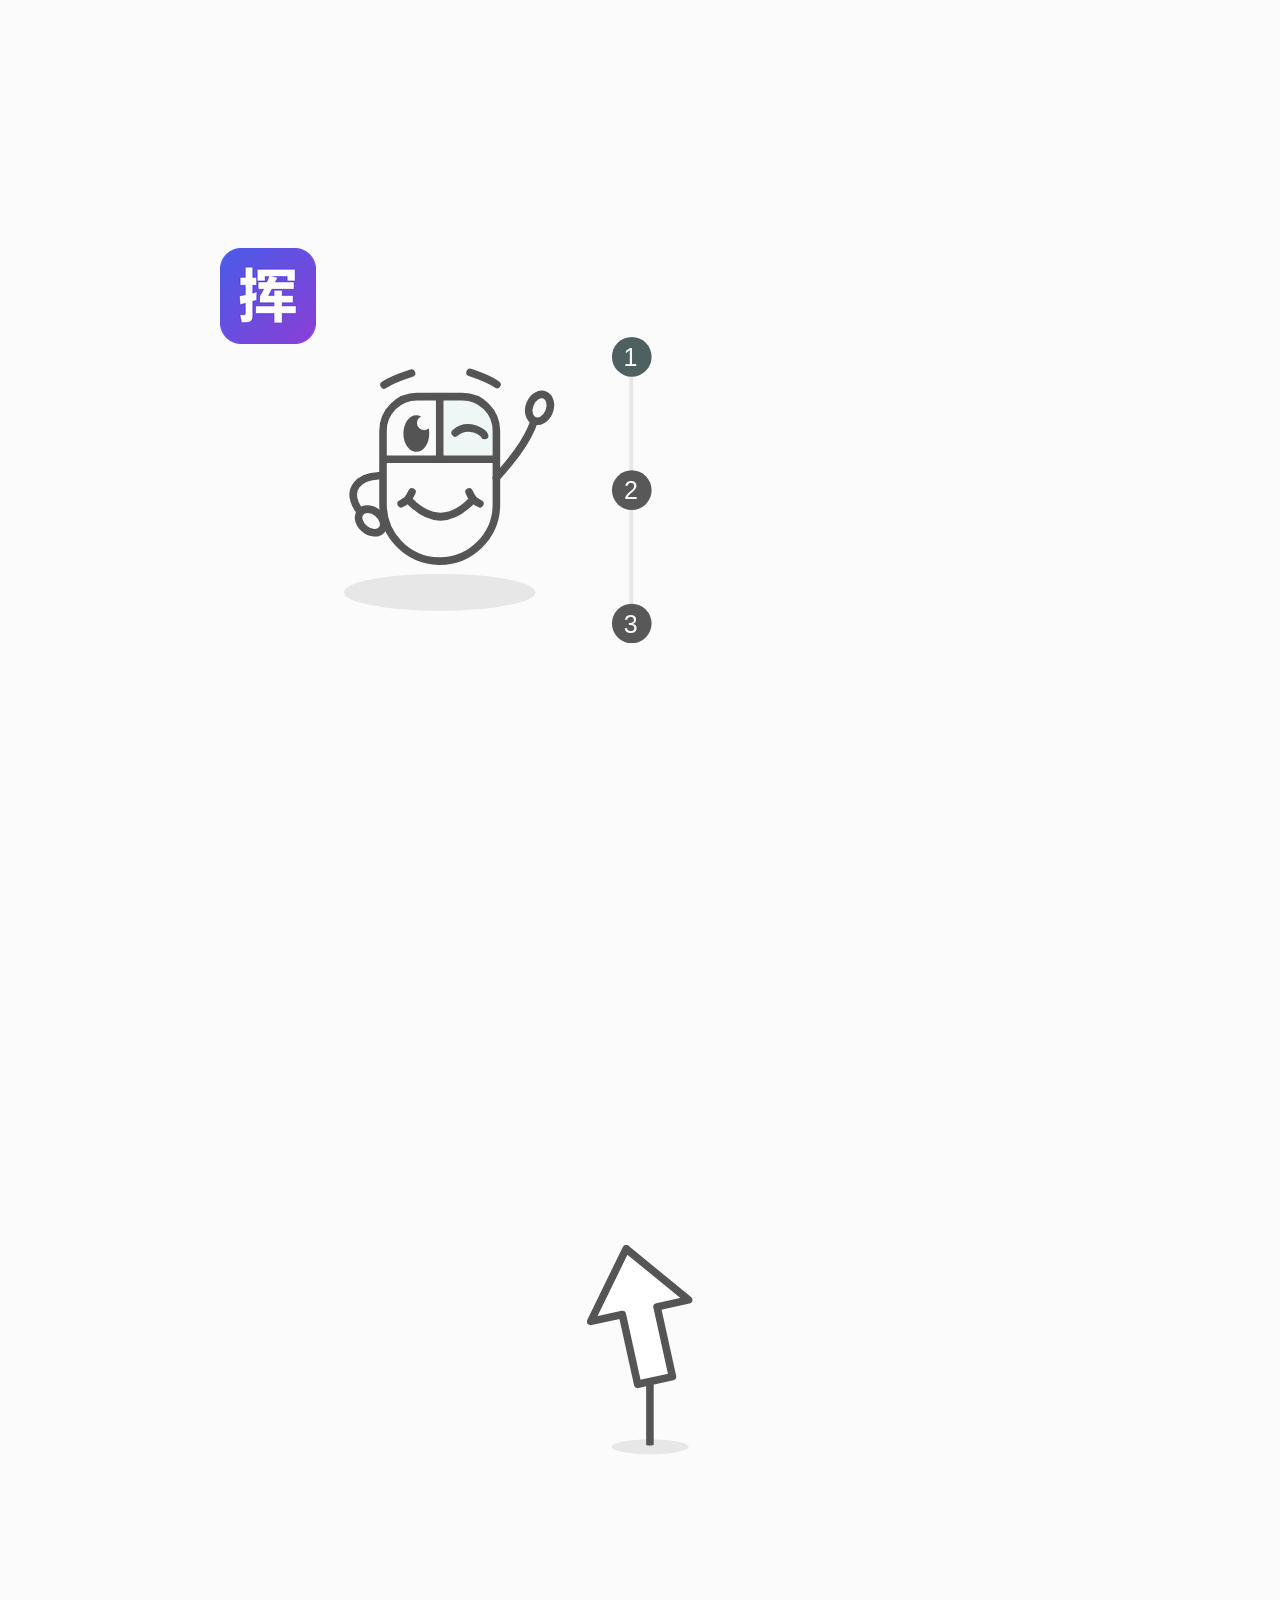
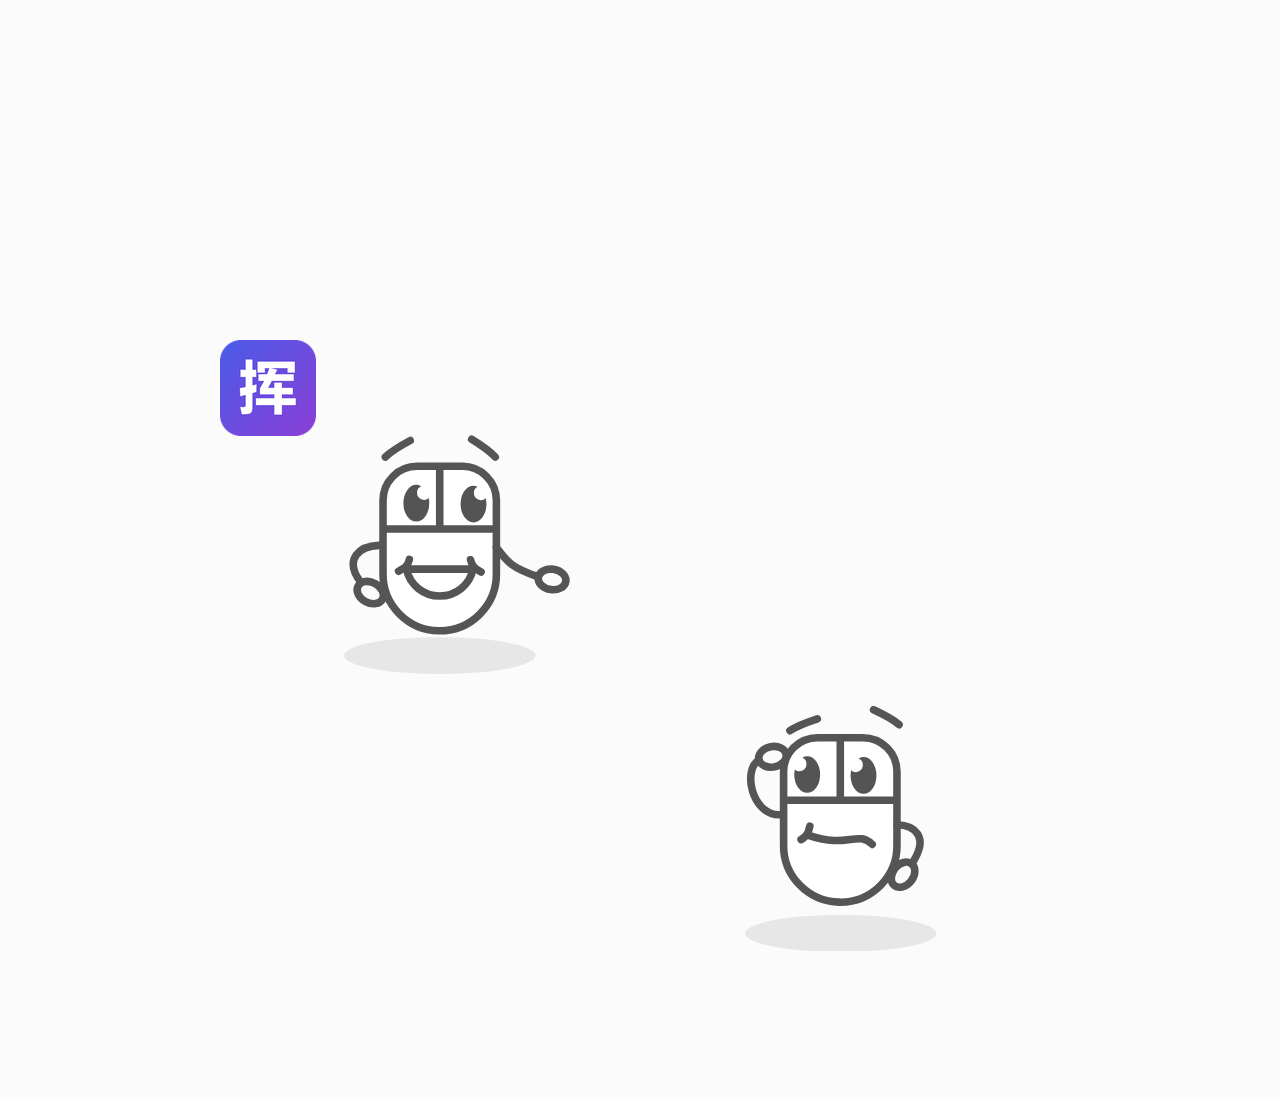
<file: views/installation/index.html>
<!DOCTYPE html>
<html>
<head>
  <meta charset="UTF-8">
  <!-- Installation page does not support a dark theme yet -->
  <meta name="color-scheme" content="only light">
  <title>挥动 - 欢迎</title>
  <link rel="icon" type="image/png" href="/resources/img/iconx32.png" sizes="16x16">
  <link rel="stylesheet" href="layout.css">
  <script src="main.mjs" type="module"></script>

  <script src="/core/content.mjs" type="module"></script>
  <link rel="stylesheet" href="/core/views/mouse-gesture-view/mouse-gesture-view.css">
</head>

<body>
  <div class="block-outer">
    <div class="block-inner">
      <div class="head">
        <img src="/resources/img/iconx96.png" id="logo">
        <p><em data-i18n="welcomePageUpperSectionReference"></em></p>
        <p><em class="headline" data-i18n="welcomePageUpperSectionHeadline"></em></p>
      </div>
      <div class="content">
        <div class="row">
          <svg width="81.386mm" height="81.054mm" version="1.1" viewBox="0 0 81.386 81.054" xmlns="http://www.w3.org/2000/svg">
            <defs>
              <animateTransform id="armWaveAnimation" href="#rightArm" attributeName="transform" attributeType="XML" type="rotate" values="-19, 40.324, 37.263; -11, 40.324, 37.263; -20, 40.324, 37.263; -10, 40.324, 37.263; -18, 40.324, 37.263;" dur="0.75s" begin="0s; armResetAnimation.end + 0" fill="freeze"/>

              <animate id="step01MarkAnimation" href="#stepCircle01" attributeName="fill" attributeType="CSS" to="#00aaa0" dur="0.3s" begin="armWaveAnimation.end + 0.5s" fill="freeze" calcMode="spline" keySplines="0.25 0.1 0.25 1" />
              <animate id="step02MarkAnimation" href="#stepCircle02" attributeName="fill" attributeType="CSS" to="#00aaa0" dur="0.3s" begin="step01MarkAnimation.end + 1.5s" fill="freeze" calcMode="spline" keySplines="0.25 0.1 0.25 1" />
              <animate id="step03MarkAnimation" href="#stepCircle03" attributeName="fill" attributeType="CSS" to="#00aaa0" dur="0.3s" begin="step02MarkAnimation.end + 1.5s" fill="freeze" calcMode="spline" keySplines="0.25 0.1 0.25 1" />

              <animate id="step01UnmarkAnimation" href="#stepCircle01" attributeName="fill" attributeType="CSS" to="#555" dur="0.3s" begin="step03MarkAnimation.end + 1.5s" fill="freeze" calcMode="spline" keySplines="0.25 0.1 0.25 1" />
              <animate id="step02UnmarkAnimation" href="#stepCircle02" attributeName="fill" attributeType="CSS" to="#555" dur="0.3s" begin="step03MarkAnimation.end + 1.5s" fill="freeze" calcMode="spline" keySplines="0.25 0.1 0.25 1" />
              <animate id="step03UnmarkAnimation" href="#stepCircle03" attributeName="fill" attributeType="CSS" to="#555" dur="0.3s" begin="step03MarkAnimation.end + 1.5s" fill="freeze" calcMode="spline" keySplines="0.25 0.1 0.25 1" />

              <animateTransform id="armStep2Animation" href="#rightArm" attributeName="transform" attributeType="XML" type="rotate" to="35, 40.324, 37.263" dur="0.5s" begin="step02MarkAnimation.begin" fill="freeze" calcMode="spline" keySplines="0.25 0.1 0.25 1" />
              <animateTransform id="armStep3Animation" href="#rightArm" attributeName="transform" attributeType="XML" type="rotate" to="80, 40.324, 37.263" dur="0.5s" begin="step03MarkAnimation.begin" fill="freeze" calcMode="spline" keySplines="0.25 0.1 0.25 1" />
              <animateTransform id="armStep1Animation" href="#rightArm" attributeName="transform" attributeType="XML" type="rotate" to="0, 40.324, 37.263" dur="0.5s" begin="step01MarkAnimation.begin" fill="freeze" calcMode="spline" keySplines="0.25 0.1 0.25 1" />

              <animateTransform id="mouseMoveDownAnimation" href="#mouse01" attributeName="transform" attributeType="XML" type="translate" by="0 8" dur="0.5s" begin="step02MarkAnimation.begin" fill="freeze" calcMode="spline" keySplines="0.25 0.1 0.25 1" />
              <animateTransform id="mouseMoveUpAnimation" href="#mouse01" attributeName="transform" attributeType="XML" type="translate" by="0 -8" to="0 0" dur="0.3s" begin="step01UnmarkAnimation.begin" fill="freeze" calcMode="spline" keySplines="0.25 0.1 0.25 1" />

              <animate id="showOpenEyeAnimation" href="#rightEyeOpen" attributeName="visibility" attributeType="CSS" to="visible" dur="0.1s" begin="step03MarkAnimation.begin" fill="freeze"/>
              <animate id="showCloseEyAnimation" href="#rightEyeClose" attributeName="visibility" attributeType="CSS" to="visible" dur="0.1s"  begin="step01MarkAnimation.begin" fill="freeze"/>
              <animate id="hideOpenEyeAnimation" href="#rightEyeOpen" attributeName="visibility" attributeType="CSS" to="hidden" dur="0.1s" begin="showCloseEyAnimation.begin" fill="freeze"/>
              <animate id="hideCloseEyeAnimation" href="#rightEyeClose" attributeName="visibility" attributeType="CSS" to="hidden" dur="0.1s"  begin="showOpenEyeAnimation.begin" fill="freeze"/>

              <animate id="mouseButtonPressAnimation" href="#rightMouseButton" attributeName="opacity" attributeType="CSS" values="0; 1" keyTimes="0; 1" dur="0.5s" begin="step01MarkAnimation.begin" fill="freeze" calcMode="spline" keySplines="0.25 0.1 0.25 1" />
              <animate id="mouseButtonReleaseAnimation" href="#rightMouseButton" attributeName="opacity" attributeType="CSS" values="1; 0" keyTimes="0; 1" dur="0.5s" begin="step03MarkAnimation.begin" fill="freeze" calcMode="spline" keySplines="0.25 0.1 0.25 1" />

              <animateTransform id="armResetAnimation" href="#rightArm" attributeName="transform" attributeType="XML" type="rotate" to="-19, 40.324, 37.263" dur="0.3s" begin="mouseMoveUpAnimation.begin" fill="freeze"/>
            </defs>
            <g>
              <circle id="stepCircle03" cx="76.14" cy="75.808" r="5.246" style="fill:#585858;paint-order:normal"/>
              <text x="74.041855" y="78.223625" style="fill:#fbfbfb;font-family:sans-serif;font-size:6.6357px;letter-spacing:0px;line-height:1.25;stroke-width:.26458;word-spacing:0px" xml:space="preserve"><tspan x="74.041855" y="78.223625" style="fill:#fbfbfb;stroke-width:.26458">3</tspan></text>
              <circle id="stepCircle01" cx="76.14" cy="5.246" r="5.246" style="fill:#585858;paint-order:normal"/>
              <text x="73.970566" y="7.6647258" style="fill:#fbfbfb;font-family:sans-serif;font-size:6.6357px;letter-spacing:0px;line-height:1.25;stroke-width:.26458;word-spacing:0px" xml:space="preserve"><tspan x="73.970566" y="7.6647258" style="fill:#fbfbfb;stroke-width:.26458">1</tspan></text>
              <circle id="stepCircle02" cx="76.14" cy="40.527" r="5.246" style="fill:#585858;paint-order:normal"/>
              <text x="74.118011" y="42.989552" style="fill:#fbfbfb;font-family:sans-serif;font-size:6.6357px;letter-spacing:0px;line-height:1.25;stroke-width:.26458;word-spacing:0px" xml:space="preserve"><tspan x="74.118011" y="42.989552" style="fill:#fbfbfb;stroke-width:.26458">2</tspan></text>
              <path d="m76.008 10.492v24.789" style="fill:none;stroke-opacity:.12549;stroke-width:1;stroke:#585858"/>
              <path d="m76.008 45.773v24.789" style="fill:none;stroke-opacity:.12549;stroke-width:1;stroke:#585858"/>
            </g>
            <ellipse cx="25.324" cy="67.557" rx="25.324" ry="4.8777" style="fill-opacity:.12549;fill:#585858;paint-order:normal"/>
            <g id="mouse01">
              <path d="m33.339 9.3744c4.9921 1.6884 7.1301 3.1886 7.1301 3.1886" style="fill:none;stroke-linecap:round;stroke-linejoin:bevel;stroke-width:2;stroke:#555"/>
              <path d="m17.874 9.5554c-5.0903 1.6486-7.2717 3.129-7.2717 3.129" style="fill:none;stroke-linecap:round;stroke-linejoin:bevel;stroke-width:2;stroke:#555"/>
              <path d="m9.2166 36.686c-4.8686 0.1345-9.4261 3.5139-4.8776 9.6506" style="fill:none;stroke-linecap:round;stroke-linejoin:bevel;stroke-width:2;stroke:#555"/>
              <path d="m19.344 15.779c-4.9973 0-9.0202 4.0229-9.0202 9.0202v19.281a15.001 15.001 0 0 0 14.773 15.213 15.001 15.001 0 0 0 15.226-15.213v-19.281c0-4.9973-4.0229-9.0202-9.0201-9.0202z" style="color-rendering:auto;color:#000000;dominant-baseline:auto;fill:#fbfbfb;font-feature-settings:normal;font-variant-alternates:normal;font-variant-caps:normal;font-variant-ligatures:normal;font-variant-numeric:normal;font-variant-position:normal;image-rendering:auto;isolation:auto;mix-blend-mode:normal;shape-padding:0;shape-rendering:auto;solid-color:#000000;stroke-linecap:round;stroke-width:2;stroke:#555;text-decoration-color:#000000;text-decoration-line:none;text-decoration-style:solid;text-indent:0;text-orientation:mixed;text-transform:none;white-space:normal"/>
              <path d="m10.324 32.337h30" style="fill:none;stroke-width:2;stroke:#555"/>
              <g id="rightArm" transform="rotate(0, 40.324, 37.263)">
                <path d="m40.324 37.263c4.443-2.785 10.378-6.4742 13.979-11.575" style="fill:none;stroke-linecap:round;stroke-linejoin:bevel;stroke-width:2;stroke:#555"/>
                <path d="m58.722 24.54a2.7134 3.6725 38.981 0 1-4.4196 1.148 2.7134 3.6725 38.981 0 1 0.201-4.5618 2.7134 3.6725 38.981 0 1 4.4194-1.148 2.7134 3.6725 38.981 0 1-0.2009 4.5618z" style="fill:none;paint-order:normal;stroke-linecap:round;stroke-linejoin:bevel;stroke-width:2.0074;stroke:#555"/>
              </g>
              <path d="m17.551 43.577001 c5.3292 5.28256 10.6522 5.26156 15.969201 0" style="fill:none;stroke-linecap:round;stroke-linejoin:bevel;stroke-width:2;stroke:#555"/>
              <path d="m19.136 20.676a3.4184 4.8483 0 0 0-3.4184 4.8483 3.4184 4.8483 0 0 0 3.4184 4.8483 3.4184 4.8483 0 0 0 3.4184-4.8483 3.4184 4.8483 0 0 0-0.138-1.3523 1.8608 1.9081 0 0 1-1.2423 0.4904 1.8608 1.9081 0 0 1-1.8608-1.9079 1.8608 1.9081 0 0 1 1.0862-1.7327 3.4184 4.8483 0 0 0-1.2635-0.3458z" style="fill:#545454;paint-order:normal"/>
              <path id="rightMouseButton" d="m26.324 16.779v14.558h13v-6.5371c0-4.4606-3.559-8.0212-8.0196-8.0212z" style="opacity: 0; fill-rule:evenodd;fill:#00aaa0"/>
              <path id="rightEyeOpen" d="m34.268 20.911a3.4184 4.8483 0 0 0-3.4184 4.8488 3.4184 4.8483 0 0 0 3.4184 4.8483 3.4184 4.8483 0 0 0 3.4184-4.8483 3.4184 4.8483 0 0 0-0.18397-1.556 1.8608 1.9081 0 0 1-1.2919 0.53692 1.8608 1.9081 0 0 1-1.8609-1.9084 1.8608 1.9081 0 0 1 0.97513-1.6774 3.4184 4.8483 0 0 0-1.0568-0.24391z" style="fill:#545454;paint-order:normal"/>
              <path d="m33.093 41.007c0.9964 2.0071 1.1324 2.1628 2.8671 3.122" style="fill:none;stroke-linecap:round;stroke-linejoin:bevel;stroke-width:2;stroke:#545454"/>
              <path d="m17.979 41.007c-0.9964 2.0071-1.1324 2.1628-2.8671 3.122" style="fill:none;stroke-linecap:round;stroke-linejoin:bevel;stroke-width:2;stroke:#545454"/>
              <path id="rightEyeClose" visibility="hidden" d="m29.424 25.367c3.4545-3.0061 7.666 0.011 7.7795 0.6962" style="fill:none;stroke-linecap:round;stroke-linejoin:bevel;stroke-width:2;stroke:#555"/>
              <path d="m8.8996 46.575a3.6725 2.7134 39.437 0 1 1.1127 4.4285 3.6725 2.7134 39.437 0 1-4.56-0.23725 3.6725 2.7134 39.437 0 1-1.1127-4.4285 3.6725 2.7134 39.437 0 1 4.56 0.23725z" style="fill:none;paint-order:normal;stroke-linecap:round;stroke-linejoin:bevel;stroke-width:2.0074;stroke:#555"/>
              <path d="m25.324 15.779v16.559" style="fill:none;stroke-width:2;stroke:#555"/>
            </g>
          </svg>
          <ol id="steps">
            <li data-i18n="welcomePageUpperSectionTutorialStep01"></li>
            <li data-i18n="welcomePageUpperSectionTutorialStep02"></li>
            <li data-i18n="welcomePageUpperSectionTutorialStep03"></li>
          </ol>
        </div>
      </div>
    </div>
  </div>
</div>

<div class="block-outer">
  <div class="block-inner">
    <svg class="center" width="27.897mm" height="55.356mm" version="1.1" viewBox="0 0 27.897 55.356" xmlns="http://www.w3.org/2000/svg">
      <g transform="translate(-46.528 -86.004)">
       <path d="m62.183 121.95v16.885h5.3e-4a1 0.18991 0 0 0 0.99994 0.1891 1 0.18991 0 0 0 0.99994-0.1897 1 0.18991 0 0 0-5.3e-4 0v-16.882z" style="color-rendering:auto;color:#000000;dominant-baseline:auto;fill:#555;font-feature-settings:normal;font-variant-alternates:normal;font-variant-caps:normal;font-variant-ligatures:normal;font-variant-numeric:normal;font-variant-position:normal;image-rendering:auto;isolation:auto;mix-blend-mode:normal;shape-padding:0;shape-rendering:auto;solid-color:#000000;text-decoration-color:#000000;text-decoration-line:none;text-decoration-style:solid;text-indent:0;text-orientation:mixed;text-transform:none;white-space:normal"/>
       <ellipse cx="63.237" cy="139.39" rx="10.214" ry="1.9673" style="fill-opacity:.12549;fill:#585858;paint-order:normal"/>
       <path d="m56.876 87.004-9.3488 19.217 8.35-1.8363 4.0637 18.478 9.1971-2.0226-4.0637-18.478 8.35-1.8363z" style="fill-rule:evenodd;fill:#fff;stroke-linejoin:round;stroke-width:2;stroke:#555"/>
      </g>
     </svg>
  </div>
</div>

<div class="block-outer">
  <div class="block-inner">
      <div class="head">
        <img src="/resources/img/iconx96.png" id="logo">
        <p><em data-i18n="welcomePageLowerSectionReference"></em></p>
        <p><em class="headline" data-i18n="welcomePageLowerSectionHeadline"></em></p>
      </div>
      <div class="content">
        <div class="row">
          <svg width="59.714mm" height="64.825mm" version="1.1" viewBox="0 0 59.714 64.825" xmlns="http://www.w3.org/2000/svg">
            <defs>
              <animateTransform href="#mouse02" attributeName="transform" attributeType="XML" type="translate" values="0 0; 0 2; 0 0" dur="3s" fill="freeze" repeatCount="indefinite"/>
            </defs>
            <ellipse cx="25.324" cy="59.947" rx="25.324" ry="4.8777" style="fill-opacity:.12549;fill:#585858;paint-order:normal"/>
            <g id="mouse02">
              <path d="m33.787 1.0075c4.4875 2.763 6.2355 4.7037 6.2355 4.7037" style="fill:none;stroke-linecap:round;stroke-linejoin:bevel;stroke-width:2;stroke:#555"/>
              <path d="m17.539 1.3268c-4.7178 2.524-6.6025 4.3674-6.6025 4.3674" style="fill:none;stroke-linecap:round;stroke-linejoin:bevel;stroke-width:2;stroke:#555"/>
              <path d="m9.2166 29.077c-4.8686 0.1345-9.4261 3.5139-4.8776 9.6506" style="fill:none;stroke-linecap:round;stroke-linejoin:bevel;stroke-width:2;stroke:#555"/>
              <path d="m19.344 8.1691c-4.9973 0-9.0201 4.0228-9.0201 9.0201v19.281a15.001 15.001 0 0 0 14.773 15.213 15.001 15.001 0 0 0 15.226-15.213v-19.281c0-4.9973-4.0229-9.0201-9.0201-9.0201z" style="color-rendering:auto;color:#000000;dominant-baseline:auto;fill:#fff;font-feature-settings:normal;font-variant-alternates:normal;font-variant-caps:normal;font-variant-ligatures:normal;font-variant-numeric:normal;font-variant-position:normal;image-rendering:auto;isolation:auto;mix-blend-mode:normal;shape-padding:0;shape-rendering:auto;solid-color:#000000;stroke-linecap:round;stroke-width:2;stroke:#555;text-decoration-color:#000000;text-decoration-line:none;text-decoration-style:solid;text-indent:0;text-orientation:mixed;text-transform:none;white-space:normal"/>
              <path d="m25.324 8.1691v16.559" style="fill:none;stroke-width:2;stroke:#555"/>
              <path d="m34.268 13.302a3.4184 4.8483 0 0 0-3.4184 4.8488 3.4184 4.8483 0 0 0 3.4184 4.8483 3.4184 4.8483 0 0 0 3.4184-4.8483 3.4184 4.8483 0 0 0-0.18397-1.556 1.8608 1.9081 0 0 1-1.2919 0.53692 1.8608 1.9081 0 0 1-1.8609-1.9084 1.8608 1.9081 0 0 1 0.97514-1.6774 3.4184 4.8483 0 0 0-1.0568-0.24391z" style="fill:#545454;paint-order:normal"/>
              <path d="m19.136 13.067a3.4184 4.8483 0 0 0-3.4184 4.8483 3.4184 4.8483 0 0 0 3.4184 4.8483 3.4184 4.8483 0 0 0 3.4184-4.8483 3.4184 4.8483 0 0 0-0.13798-1.3524 1.8608 1.9081 0 0 1-1.2423 0.49041 1.8608 1.9081 0 0 1-1.8609-1.9079 1.8608 1.9081 0 0 1 1.0862-1.7327 3.4184 4.8483 0 0 0-1.2635-0.34572z" style="fill:#545454;paint-order:normal"/>
              <path d="m16.51 35.358a9.0122 8.9297 0 0 0 8.8176 7.1298 9.0122 8.9297 0 0 0 8.8258-7.1298z" style="fill:none;paint-order:normal;stroke-linejoin:round;stroke-width:2;stroke:#555"/>
              <path d="m33.465 32.88s0.42887 1.7811 1.614 2.5071l1.1852 0.726" style="fill:none;stroke-linecap:round;stroke-linejoin:bevel;stroke-width:2;stroke:#545454"/>
              <path d="m17.3 32.788s-0.43929 1.7198-1.6532 2.4209l-1.2139 0.7011" style="fill:none;stroke-linecap:round;stroke-linejoin:bevel;stroke-width:2;stroke:#545454"/>
              <path d="m10.324 24.728h30" style="fill:none;stroke-width:2;stroke:#555"/>
              <path d="m40.324 29.654c2.7084 3.5211 3.6675 5.2464 11.093 7.7479" style="fill:none;stroke-linecap:round;stroke-linejoin:bevel;stroke-width:2;stroke:#555"/>
              <path d="m54.68 40.784a3.6725 2.7134 7.9222 0 1-3.2635-3.1937 3.6725 2.7134 7.9222 0 1 4.0115-2.1813 3.6725 2.7134 7.9222 0 1 3.2635 3.1936 3.6725 2.7134 7.9222 0 1-4.0115 2.1814z" style="fill:none;paint-order:normal;stroke-linecap:round;stroke-linejoin:bevel;stroke-width:2.0074;stroke:#555"/>
              <path d="m5.6936 43.969a3.6725 2.7134 27.984 0 1-1.9699-4.1194 3.6725 2.7134 27.984 0 1 4.5164-0.67286 3.6725 2.7134 27.984 0 1 1.9699 4.1193 3.6725 2.7134 27.984 0 1-4.5164 0.67296z" style="fill:none;paint-order:normal;stroke-linecap:round;stroke-linejoin:bevel;stroke-width:2.0074;stroke:#555"/>
            </g>
          </svg>
          <div class="center-vertically">
            <p class="text" data-i18n="welcomePageLowerSectionGetStartedText"></p>
            <a class="link" href="/views/options/index.html" data-i18n="welcomePageLowerSectionGetStartedLink"></a>
          </div>
        </div>

        <div class="row">
          <div class="center-vertically">
            <p class="text" data-i18n="welcomePageLowerSectionLearnMoreText"></p>
            <a class="link" href="https://github.com/Robbendebiene/Gesturefy/wiki" data-i18n="welcomePageLowerSectionLearnMoreLink"></a>
          </div>
          <svg width="50.648mm" height="65.044mm" version="1.1" viewBox="0 0 50.648 65.044" xmlns="http://www.w3.org/2000/svg">
            <defs>
              <animateTransform href="#rightHand03" attributeName="transform" attributeType="XML" type="rotate" values="-5, 3.6754999, 14.309; 5, 3.6754999, 14.309;  -5, 3.6754999, 14.309;" dur="1s" fill="freeze" repeatCount="indefinite" />
            </defs>
            <ellipse cx="25.324" cy="60.166" rx="25.324" ry="4.8777" style="fill-opacity:.12549;fill:#585858;paint-order:normal"/>
            <g id="mouse03">
              <path d="m19.231 8.3864c-4.9973 0-9.0201 4.0229-9.0201 9.0201v19.281a15.001 15.001 0 0 0 14.773 15.213 15.001 15.001 0 0 0 15.226-15.213v-19.281c0-4.9973-4.0229-9.0201-9.0201-9.0201z" style="color-rendering:auto;color:#000000;dominant-baseline:auto;fill:#fff;font-feature-settings:normal;font-variant-alternates:normal;font-variant-caps:normal;font-variant-ligatures:normal;font-variant-numeric:normal;font-variant-position:normal;image-rendering:auto;isolation:auto;mix-blend-mode:normal;shape-padding:0;shape-rendering:auto;solid-color:#000000;stroke-linecap:round;stroke-width:2;stroke:#555;text-decoration-color:#000000;text-decoration-line:none;text-decoration-style:solid;text-indent:0;text-orientation:mixed;text-transform:none;white-space:normal"/>
              <path d="m10.211 24.945h30" style="fill:none;stroke-width:2;stroke:#555"/>
              <path d="m25.211 8.3864v16.559" style="fill:none;stroke-width:2;stroke:#555"/>
              <path d="m34.017 1.006c4.7834 2.2115 6.7492 3.9313 6.7492 3.9313" style="fill:none;stroke-linecap:round;stroke-linejoin:bevel;stroke-width:2;stroke:#555"/>
              <path d="m19.151 3.3842c-5.0869 1.6588-7.2653 3.1437-7.2653 3.1437" style="fill:none;stroke-linecap:round;stroke-linejoin:bevel;stroke-width:2;stroke:#555"/>
              <path d="m33.663 36.63c-3.8418-3.8139-6.5874 1.1227-16.62-2.3218" style="fill:none;stroke-linecap:round;stroke-linejoin:bevel;stroke-width:2;stroke:#555"/>
              <path d="m16.457 13.284a3.4184 4.8483 0 0 0-1.264 0.34572 1.8608 1.9081 0 0 1 1.0868 1.7327 1.8608 1.9081 0 0 1-1.8609 1.9079 1.8608 1.9081 0 0 1-1.2423-0.48989 3.4184 4.8483 0 0 0-0.13798 1.3519 3.4184 4.8483 0 0 0 3.4184 4.8483 3.4184 4.8483 0 0 0 3.4184-4.8483 3.4184 4.8483 0 0 0-3.4184-4.8483z" style="fill:#545454;paint-order:normal"/>
              <path d="m31.361 13.519a3.4184 4.8483 0 0 0-1.264 0.34572 1.8608 1.9081 0 0 1 1.0868 1.7327 1.8608 1.9081 0 0 1-1.8609 1.9084 1.8608 1.9081 0 0 1-1.2423-0.49041 3.4184 4.8483 0 0 0-0.13798 1.3524 3.4184 4.8483 0 0 0 3.4184 4.8483 3.4184 4.8483 0 0 0 3.4184-4.8483 3.4184 4.8483 0 0 0-3.4184-4.8488z" style="fill:#545454;paint-order:normal"/>
              <path d="m8.9719 28.783c-7.2491-0.19618-9.6303-11.85-5.2964-14.474" style="fill:none;stroke-linecap:round;stroke-linejoin:bevel;stroke-width:2;stroke:#555"/>
              <path d="m40.246 31.408c4.2335 0.13455 8.8938 2.8458 3.8637 10.352" style="fill:none;stroke-linecap:round;stroke-linejoin:bevel;stroke-width:2;stroke:#555"/>
              <path d="m14.826 35.347s1.5958-0.89991 1.9698-2.2385l0.37402-1.3386" style="fill:none;stroke-linecap:round;stroke-linejoin:bevel;stroke-width:2;stroke:#545454"/>
              <path id="rightHand03" d="m7.7972 16.059a2.7134 3.6725 78.753 0 1-4.1312-1.9451 2.7134 3.6725 78.753 0 1 3.0729-3.3775 2.7134 3.6725 78.753 0 1 4.1312 1.945 2.7134 3.6725 78.753 0 1-3.0728 3.3776z" style="fill:none;paint-order:normal;stroke-linecap:round;stroke-linejoin:bevel;stroke-width:2.0074;stroke:#555"/>
              <path d="m39.697 42.934a2.7134 3.6725 38.641 0 1 4.4127-1.1742 2.7134 3.6725 38.641 0 1-0.17394 4.5629 2.7134 3.6725 38.641 0 1-4.4126 1.1742 2.7134 3.6725 38.641 0 1 0.17384-4.5629z" style="fill:none;paint-order:normal;stroke-linecap:round;stroke-linejoin:bevel;stroke-width:2.0074;stroke:#555"/>
            </g>
          </svg>
        </div>
      </div>
    </div>
  </div>
</body>
</html>
</file>
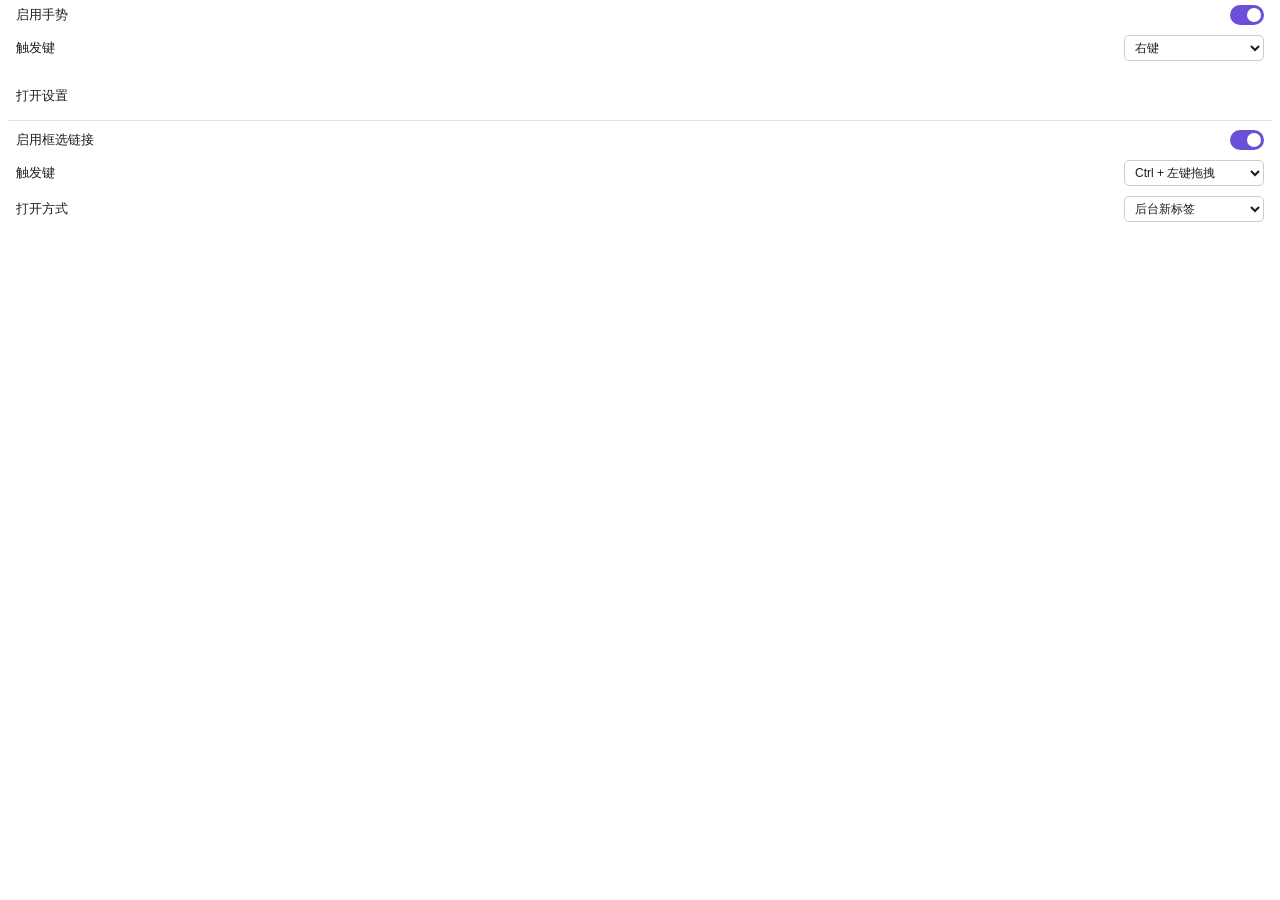
<file: popup.html>
<!DOCTYPE html>
<html>
<head>
  <meta charset="utf-8">
  <title>挥动 菜单</title>
  <style>
    * { box-sizing: border-box; }
    body {
      margin: 0;
      min-width: 250px;
      font: 13px/1.4 -apple-system, "Segoe UI", sans-serif;
      background: #ffffff;
      color: #1d1d1f;
    }
    @media (prefers-color-scheme: dark) {
      body { background: #2b2b2b; color: #f2f2f2; }
      .item:hover { background: rgba(255,255,255,.10) !important; }
      .state { color: #aaa !important; }
      .sep { background: rgba(255,255,255,.14) !important; }
      select { background: #3a3a3a !important; color: #f2f2f2 !important; border-color: #555 !important; }
    }
    .item {
      display: block;
      width: 100%;
      padding: 11px 16px;
      border: 0;
      background: transparent;
      color: inherit;
      font: inherit;
      text-align: left;
      cursor: pointer;
    }
    .item:hover { background: rgba(0,0,0,.07); }
    .item:active { background: rgba(0,0,0,.12); }
    .sep { height: 1px; margin: 4px 8px; background: rgba(0,0,0,.12); }
    .state { padding: 2px 16px 8px; font-size: 11px; color: #777; }
    .row {
      display: flex;
      align-items: center;
      justify-content: space-between;
      gap: 10px;
      padding: 5px 16px;
    }
    .row label { flex: 0 0 auto; }
    select {
      flex: 1 1 auto;
      max-width: 140px;
      padding: 4px 6px;
      border: 1px solid #ccc;
      border-radius: 5px;
      background: #fff;
      color: inherit;
      font: inherit;
      font-size: 12px;
      cursor: pointer;
    }
    .switch {
      position: relative;
      width: 34px; height: 20px;
      flex: 0 0 auto;
    }
    .switch input { opacity: 0; width: 0; height: 0; }
    .slider {
      position: absolute; inset: 0;
      background: #bbb; border-radius: 20px;
      transition: .15s; cursor: pointer;
    }
    .slider::before {
      content: ""; position: absolute;
      width: 14px; height: 14px; left: 3px; top: 3px;
      background: #fff; border-radius: 50%; transition: .15s;
    }
    .switch input:checked + .slider { background: #6b4fd8; }
    .switch input:checked + .slider::before { transform: translateX(14px); }
  </style>
</head>
<body>
  <div class="row">
    <label>启用手势</label>
    <label class="switch">
      <input type="checkbox" id="gestureEnabled" checked>
      <span class="slider"></span>
    </label>
  </div>
  <div class="row">
    <label for="gestureMouseButton">触发键</label>
    <select id="gestureMouseButton">
      <option value="2">右键</option>
      <option value="1">中键</option>
      <option value="0">左键</option>
    </select>
  </div>
  <div class="state" id="state"></div>
  <button class="item" id="settings">打开设置</button>

  <div class="sep"></div>
  <div class="row">
    <label>启用框选链接</label>
    <label class="switch">
      <input type="checkbox" id="lsEnabled" checked>
      <span class="slider"></span>
    </label>
  </div>
  <div class="row">
    <label for="lsModifier">触发键</label>
    <select id="lsModifier">
      <option value="ctrlKey">Ctrl + 左键拖拽</option>
      <option value="altKey">Alt + 左键拖拽</option>
      <option value="shiftKey">Shift + 左键拖拽</option>
    </select>
  </div>
  <div class="row">
    <label for="lsMode">打开方式</label>
    <select id="lsMode">
      <option value="background">后台新标签</option>
      <option value="foreground">前台新标签</option>
      <option value="window">新窗口</option>
      <option value="copy">复制链接</option>
    </select>
  </div>
  <script src="popup.js"></script>
</body>
</html>
</file>
<file: views/installation/layout.css>
@font-face {
  font-family: "NunitoSans Regular";
  src: url("/resources/fonts/NunitoSans-Regular.woff");
  font-weight: normal;
  font-style: normal;
}

* {
  margin: 0;
  padding: 0;
  border: none;
  outline: none;
}

html {
  font-family: "NunitoSans Regular", "Arial", sans-serif;
  color:#555;
  background: #fbfbfb;;
}

em {
  color: rgb(0, 170, 160);
  font-style: normal;
}

a {
  color: rgb(0, 170, 160);
  text-decoration: underline dotted;
  font-weight: bold;
}

a:hover, a:focus {
  text-decoration: underline solid;
}

svg {
  max-width: 100%;
  flex-shrink: 0;
}

p {
  white-space: pre-line;
}

.block-outer {
  display: flex;
  flex-direction: column;
  min-height: 100vh;
}

.block-inner {
  position: relative;
  display: flex;
  flex-direction: column;
  width: 100%;
  max-width: 40rem;
  margin: auto;
  padding: 1.5em;
  box-sizing: border-box;
}

#logo {
  position: absolute;
  top: 15px;
  left: -100px;
}

.head {
  margin-bottom: 5rem;
}

.headline {
  font-weight: bold;
  font-size: 1.5rem;
}

.row {
  display: flex;
  flex-direction: row;
  justify-content: space-between;
  align-items: stretch;
}

.row + .row {
  margin-top: 2rem;
}

.center-vertically {
  display: flex;
  flex-direction: column;
  justify-content: center;
  align-items: flex-start;
  max-width: 19.5em;
}

.center {
  margin: auto;
}

#steps {
  margin-left: 2rem;
  list-style: none;
}

#steps > li {
  height: 43.8%;
  padding-top: 0.5rem;
  box-sizing: border-box;
  font-size: 1.25rem;
}

.text {
  text-align: justify;
}

.link {
  margin-left: auto;
  margin-top: 1em;
}
</file>
<file: core/views/mouse-gesture-view/mouse-gesture-view.css>
@font-face {
  font-family: "NunitoSans Regular";
  src: url("/resources/fonts/NunitoSans-Regular.woff");
  font-weight: normal;
  font-style: normal;
}
</file>
